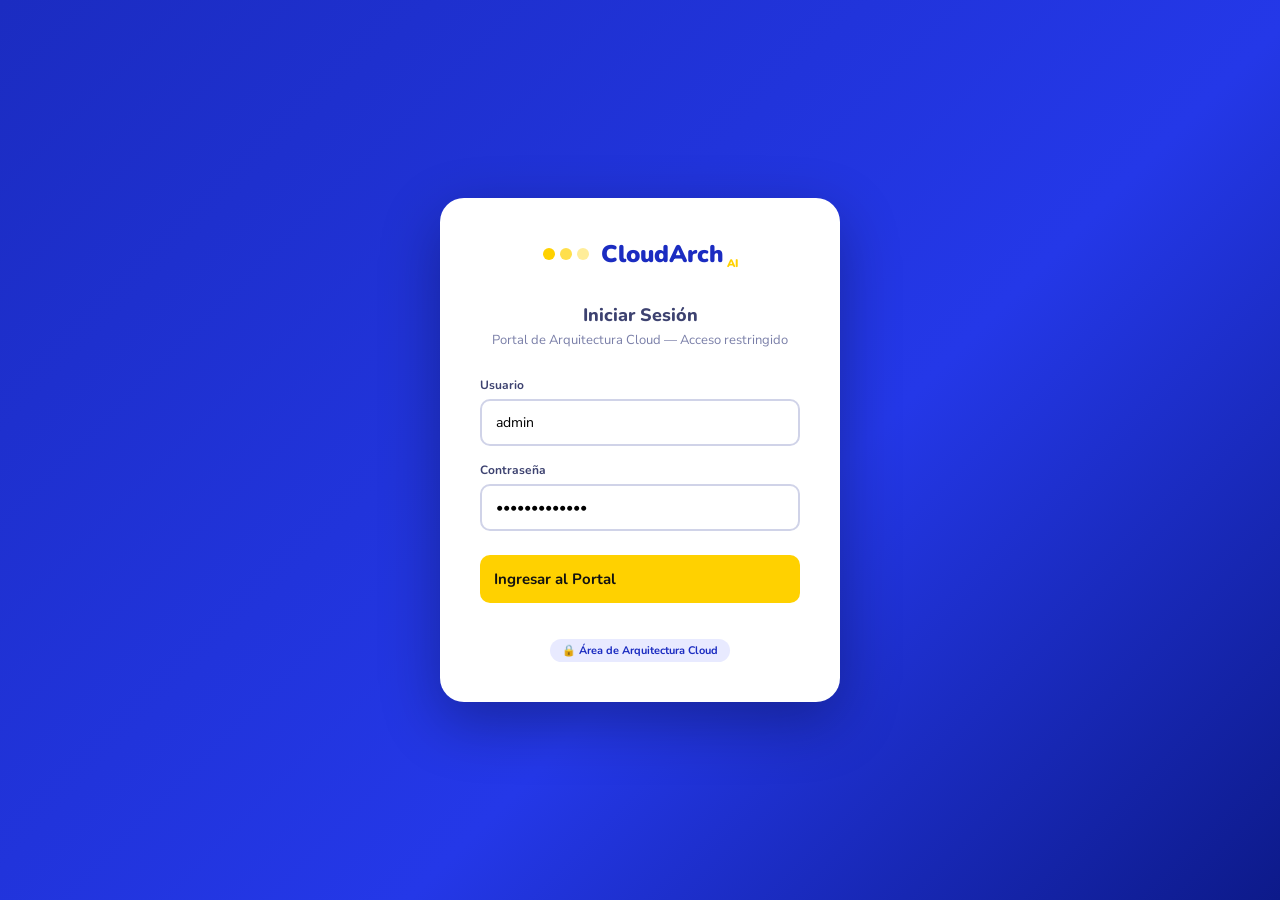
<file: frontend/index.html>
<!DOCTYPE html>
<html lang="es">
<head>
  <meta charset="UTF-8">
  <meta name="viewport" content="width=device-width, initial-scale=1.0">
  <title>CloudArch AI — Portal de Arquitectura Cloud</title>
  <link rel="stylesheet" href="css/styles.css">
  <style>
    .dash-grid { display:grid;grid-template-columns:repeat(4,1fr);gap:16px;margin-bottom:28px; }
    .dash-card { background:white;border-radius:var(--radius-lg);padding:20px;border:1.5px solid var(--c-gray-200);transition:box-shadow .2s; }
    .dash-card:hover { box-shadow:var(--shadow-md); }
    .dash-card-icon { width:40px;height:40px;border-radius:10px;display:flex;align-items:center;justify-content:center;margin-bottom:12px; }
    .dash-card-icon svg { width:20px;height:20px; }
    .dash-card-value { font-family:var(--font-head);font-size:28px;font-weight:900;color:var(--c-gray-700); }
    .dash-card-label { font-size:12px;color:var(--c-gray-500);font-weight:600;margin-top:2px; }
    .ini-table { width:100%;border-collapse:collapse; }
    .ini-table th { text-align:left;padding:10px 14px;font-size:11px;font-weight:800;color:var(--c-gray-500);text-transform:uppercase;letter-spacing:.3px;border-bottom:2px solid var(--c-gray-200);font-family:var(--font-head); }
    .ini-table td { padding:12px 14px;border-bottom:1px solid var(--c-gray-200);font-size:13px;color:var(--c-gray-700); }
    .ini-table tr:hover td { background:var(--c-gray-100); }
    .ini-table tr { cursor:pointer; }
    .estado-badge { display:inline-flex;padding:3px 10px;border-radius:20px;font-size:11px;font-weight:700;font-family:var(--font-head); }
    .estado-INGESTA { background:var(--c-info-bg);color:var(--c-info); }
    .estado-INCOMPLETO { background:var(--c-warn-bg);color:var(--c-warn); }
    .estado-DISCOVERY_OK,.estado-TRANSCRIPCIONES_OK,.estado-EXTRAIDO { background:var(--c-success-bg);color:var(--c-success); }
    .estado-GENERADO { background:#E8F5E9;color:#2E7D32; }
    .estado-VALIDANDO,.estado-EXTRAYENDO_SERVICIOS,.estado-GENERANDO_PROPUESTA { background:#FFF3E0;color:#E65100; }
    .estado-ERROR_PROPUESTA { background:var(--c-danger-bg);color:var(--c-danger); }
    .pct-bar { width:60px;height:6px;background:var(--c-gray-200);border-radius:3px;overflow:hidden;display:inline-block;vertical-align:middle;margin-right:6px; }
    .pct-bar-fill { height:100%;border-radius:3px;background:var(--c-blue); }
    .welcome-banner { background:linear-gradient(135deg,var(--c-blue),#2438E8);border-radius:var(--radius-lg);padding:28px 32px;color:white;margin-bottom:28px;display:flex;align-items:center;justify-content:space-between;flex-wrap:wrap;gap:16px; }
    .welcome-title { font-family:var(--font-head);font-size:20px;font-weight:900; }
    .welcome-sub { font-size:13px;opacity:.75;margin-top:4px; }
    @media(max-width:768px) { .dash-grid { grid-template-columns:1fr 1fr; } }
  </style>
</head>
<body>

<div style="padding:28px">
  <!-- Welcome banner -->
  <div class="welcome-banner">
    <div>
      <div class="welcome-title">Portal de Arquitectura Cloud</div>
      <div class="welcome-sub">Gestión de iniciativas, validación de documentos y generación de propuestas</div>
    </div>
    <a href="ingesta.html" class="btn btn-primary">+ Nueva Iniciativa</a>
  </div>

  <!-- Stats -->
  <div class="dash-grid">
    <div class="dash-card">
      <div class="dash-card-icon" style="background:var(--c-blue-light)">
        <svg viewBox="0 0 24 24" fill="none" stroke="#1B2CC1" stroke-width="2"><path d="M9 12h6m-6 4h6m2 5H7a2 2 0 01-2-2V5a2 2 0 012-2h5.586a1 1 0 01.707.293l5.414 5.414a1 1 0 01.293.707V19a2 2 0 01-2 2z"/></svg>
      </div>
      <div class="dash-card-value" id="stat-total">—</div>
      <div class="dash-card-label">Total Iniciativas</div>
    </div>
    <div class="dash-card">
      <div class="dash-card-icon" style="background:#FFF3E0">
        <svg viewBox="0 0 24 24" fill="none" stroke="#E65100" stroke-width="2"><path d="M12 8v4l3 3m6-3a9 9 0 11-18 0 9 9 0 0118 0z"/></svg>
      </div>
      <div class="dash-card-value" id="stat-proceso">—</div>
      <div class="dash-card-label">En Proceso</div>
    </div>
    <div class="dash-card">
      <div class="dash-card-icon" style="background:#E8F5E9">
        <svg viewBox="0 0 24 24" fill="none" stroke="#2E7D32" stroke-width="2"><path d="M9 12l2 2 4-4m6 2a9 9 0 11-18 0 9 9 0 0118 0z"/></svg>
      </div>
      <div class="dash-card-value" id="stat-generadas">—</div>
      <div class="dash-card-label">Propuestas Generadas</div>
    </div>
    <div class="dash-card">
      <div class="dash-card-icon" style="background:var(--c-danger-bg)">
        <svg viewBox="0 0 24 24" fill="none" stroke="#D32F2F" stroke-width="2"><path d="M12 9v2m0 4h.01m-6.938 4h13.856c1.54 0 2.502-1.667 1.732-3L13.732 4c-.77-1.333-2.694-1.333-3.464 0L3.34 16c-.77 1.333.192 3 1.732 3z"/></svg>
      </div>
      <div class="dash-card-value" id="stat-incompletas">—</div>
      <div class="dash-card-label">Incompletas</div>
    </div>
  </div>

  <!-- Tabla de iniciativas -->
  <div class="dash-card" style="padding:0;overflow:hidden">
    <div style="padding:20px 20px 0;display:flex;align-items:center;justify-content:space-between">
      <div>
        <div style="font-family:var(--font-head);font-size:16px;font-weight:800;color:var(--c-gray-700)">Iniciativas Recientes</div>
        <div style="font-size:12px;color:var(--c-gray-500)">Click en una fila para ver el detalle</div>
      </div>
      <a href="ingesta.html" class="btn btn-blue btn-sm">Ver todas</a>
    </div>
    <div style="padding:16px 20px 20px;overflow-x:auto">
      <table class="ini-table">
        <thead>
          <tr><th>ID</th><th>Nombre</th><th>Solicitante</th><th>Estado</th><th>Completitud</th><th>Fecha</th></tr>
        </thead>
        <tbody id="ini-tbody">
          <tr><td colspan="6" style="text-align:center;padding:40px;color:var(--c-gray-500)">Cargando...</td></tr>
        </tbody>
      </table>
    </div>
  </div>
</div>

<script>
const API_BASE = 'https://1vo8syihoe.execute-api.us-east-1.amazonaws.com/prod';
const API_KEY  = '58kfc3qsCWalMqjcrE89a5xOn6FLfFt821ohMh1E';
const HEADERS  = { 'x-api-key': API_KEY };

async function load() {
  try {
    const res = await fetch(`${API_BASE}/iniciativas`, { headers: HEADERS });
    if (!res.ok) throw new Error(`HTTP ${res.status}`);
    const data = await res.json();
    const items = data.iniciativas || [];
    renderStats(items);
    renderTable(items);
  } catch(e) {
    document.getElementById('ini-tbody').innerHTML = `<tr><td colspan="6" style="text-align:center;padding:40px;color:var(--c-danger)">Error: ${e.message}</td></tr>`;
  }
}

function renderStats(items) {
  const enProceso = items.filter(i => ['VALIDANDO','EXTRAYENDO_SERVICIOS','GENERANDO_PROPUESTA','DISCOVERY_OK','TRANSCRIPCIONES_OK','EXTRAIDO'].includes(i.estado)).length;
  const generadas = items.filter(i => i.estado === 'GENERADO').length;
  const incompletas = items.filter(i => ['INCOMPLETO','ERROR_PROPUESTA'].includes(i.estado)).length;
  document.getElementById('stat-total').textContent = items.length;
  document.getElementById('stat-proceso').textContent = enProceso;
  document.getElementById('stat-generadas').textContent = generadas;
  document.getElementById('stat-incompletas').textContent = incompletas;
}

function renderTable(items) {
  if (!items.length) {
    document.getElementById('ini-tbody').innerHTML = `<tr><td colspan="6" style="text-align:center;padding:40px;color:var(--c-gray-500)">Sin iniciativas. <a href="ingesta.html" style="color:var(--c-blue);font-weight:700">Crear primera →</a></td></tr>`;
    return;
  }
  document.getElementById('ini-tbody').innerHTML = items.map(i => {
    const pct = i.completitud || 0;
    const fecha = i.fecha_creacion ? new Date(i.fecha_creacion).toLocaleDateString('es-MX') : '—';
    return `<tr onclick="location.href='paso1-validacion.html?id=${i.id_iniciativa}'">
      <td style="font-family:var(--font-head);font-weight:700;color:var(--c-blue)">${i.id_iniciativa}</td>
      <td style="font-weight:600">${i.nombre || '—'}</td>
      <td>${i.solicitante || '—'}</td>
      <td><span class="estado-badge estado-${i.estado}">${i.estado}</span></td>
      <td><span class="pct-bar"><span class="pct-bar-fill" style="width:${pct}%"></span></span>${pct}%</td>
      <td style="color:var(--c-gray-500)">${fecha}</td>
    </tr>`;
  }).join('');
}

load();
</script>
<script src="js/sidebar.js"></script>
</body>
</html>
</file>
<file: frontend/css/styles.css>
@import url('https://fonts.googleapis.com/css2?family=Nunito:wght@400;600;700;800;900&family=Nunito+Sans:wght@400;600;700&display=swap');

/* ── COPPEL DESIGN SYSTEM ─────────────────────────────── */
:root {
  --c-blue:       #1B2CC1;
  --c-blue-dark:  #131FA8;
  --c-blue-light: #E8EAFF;
  --c-yellow:     #FFD100;
  --c-yellow-dark:#E6BC00;
  --c-black:      #111111;
  --c-gray-100:   #F5F6FA;
  --c-gray-200:   #EAECF4;
  --c-gray-300:   #D0D3E8;
  --c-gray-500:   #7A7FA8;
  --c-gray-700:   #3D4270;
  --c-white:      #FFFFFF;
  --c-success:    #00A651;
  --c-success-bg: #E6F7EE;
  --c-warn:       #FF8C00;
  --c-warn-bg:    #FFF3E0;
  --c-danger:     #D32F2F;
  --c-danger-bg:  #FFEBEE;
  --c-info:       #0288D1;
  --c-info-bg:    #E1F5FE;

  --radius-sm:  6px;
  --radius-md:  10px;
  --radius-lg:  16px;
  --radius-xl:  24px;
  --shadow-sm:  0 1px 4px rgba(27,44,193,0.08);
  --shadow-md:  0 4px 16px rgba(27,44,193,0.12);
  --shadow-lg:  0 8px 32px rgba(27,44,193,0.16);

  --font-head: 'Nunito', sans-serif;
  --font-body: 'Nunito Sans', sans-serif;
}

*, *::before, *::after { box-sizing: border-box; margin: 0; padding: 0; }
html { scroll-behavior: smooth; }
body {
  font-family: var(--font-body);
  background: var(--c-gray-100);
  color: var(--c-black);
  min-height: 100vh;
}

/* ── HEADER ─────────────────────────────────────────────── */
.top-bar {
  background: var(--c-black);
  color: var(--c-white);
  font-size: 13px;
  padding: 6px 24px;
  display: flex;
  align-items: center;
  justify-content: space-between;
}
.top-bar a { color: var(--c-yellow); text-decoration: none; font-weight: 600; }

.main-nav {
  background: var(--c-blue);
  padding: 0 24px;
  display: flex;
  align-items: center;
  gap: 0;
  box-shadow: var(--shadow-md);
  position: sticky;
  top: 0;
  z-index: 100;
}
.nav-logo {
  display: flex;
  align-items: center;
  gap: 10px;
  padding: 14px 0;
  text-decoration: none;
  margin-right: 32px;
}
.nav-logo-dots {
  display: flex;
  gap: 4px;
}
.nav-logo-dots span {
  width: 10px;
  height: 10px;
  border-radius: 50%;
  background: var(--c-yellow);
}
.nav-logo-dots span:nth-child(2) { opacity: 0.7; }
.nav-logo-dots span:nth-child(3) { opacity: 0.4; }
.nav-logo-text {
  font-family: var(--font-head);
  font-size: 22px;
  font-weight: 900;
  color: var(--c-white);
  letter-spacing: -0.5px;
}
.nav-logo-text sub {
  font-size: 11px;
  font-weight: 600;
  color: var(--c-yellow);
  letter-spacing: 1px;
  vertical-align: baseline;
  margin-left: 4px;
}

.nav-links {
  display: flex;
  align-items: center;
  gap: 2px;
  flex: 1;
}
.nav-link {
  color: rgba(255,255,255,0.85);
  text-decoration: none;
  font-size: 14px;
  font-weight: 600;
  padding: 18px 16px;
  transition: all 0.15s;
  display: flex;
  align-items: center;
  gap: 6px;
  border-bottom: 3px solid transparent;
  font-family: var(--font-body);
}
.nav-link:hover, .nav-link.active {
  color: var(--c-white);
  border-bottom-color: var(--c-yellow);
  background: rgba(255,255,255,0.06);
}
.nav-link svg { width: 16px; height: 16px; opacity: 0.8; }

.nav-actions {
  display: flex;
  align-items: center;
  gap: 12px;
}
.nav-badge {
  background: var(--c-yellow);
  color: var(--c-black);
  font-size: 12px;
  font-weight: 800;
  padding: 4px 10px;
  border-radius: 20px;
  font-family: var(--font-head);
}

/* ── PAGE LAYOUT ─────────────────────────────────────────── */
.page-wrapper {
  display: none;
}
.page-wrapper.active {
  display: block;
  animation: fadeUp 0.3s ease;
}
@keyframes fadeUp {
  from { opacity: 0; transform: translateY(12px); }
  to   { opacity: 1; transform: translateY(0); }
}

.page-hero {
  background: linear-gradient(135deg, var(--c-blue) 0%, #2438E8 60%, #1B2CC1 100%);
  padding: 48px 32px 56px;
  position: relative;
  overflow: hidden;
}
.page-hero::before {
  content: '';
  position: absolute;
  top: -60px; right: -60px;
  width: 300px; height: 300px;
  border-radius: 50%;
  background: rgba(255,209,0,0.08);
}
.page-hero::after {
  content: '';
  position: absolute;
  bottom: -40px; left: 30%;
  width: 200px; height: 200px;
  border-radius: 50%;
  background: rgba(255,255,255,0.04);
}
.hero-label {
  display: inline-flex;
  align-items: center;
  gap: 6px;
  background: rgba(255,209,0,0.15);
  border: 1px solid rgba(255,209,0,0.3);
  color: var(--c-yellow);
  font-size: 12px;
  font-weight: 700;
  padding: 4px 12px;
  border-radius: 20px;
  margin-bottom: 16px;
  font-family: var(--font-head);
  letter-spacing: 0.5px;
  text-transform: uppercase;
}
.hero-title {
  font-family: var(--font-head);
  font-size: 36px;
  font-weight: 900;
  color: var(--c-white);
  line-height: 1.1;
  margin-bottom: 12px;
  position: relative;
  z-index: 1;
}
.hero-title span { color: var(--c-yellow); }
.hero-sub {
  font-size: 15px;
  color: rgba(255,255,255,0.75);
  max-width: 600px;
  line-height: 1.6;
  position: relative;
  z-index: 1;
}
.hero-stats {
  display: flex;
  gap: 32px;
  margin-top: 28px;
  position: relative;
  z-index: 1;
}
.hero-stat-num {
  font-family: var(--font-head);
  font-size: 28px;
  font-weight: 900;
  color: var(--c-yellow);
}
.hero-stat-label {
  font-size: 12px;
  color: rgba(255,255,255,0.65);
  margin-top: 2px;
}

.content-area {
  max-width: 1100px;
  margin: 0 auto;
  padding: 32px 24px;
}

/* ── CARDS ─────────────────────────────────────────────── */
.card {
  background: var(--c-white);
  border-radius: var(--radius-lg);
  border: 1.5px solid var(--c-gray-200);
  padding: 24px;
  box-shadow: var(--shadow-sm);
  transition: box-shadow 0.2s;
}
.card:hover { box-shadow: var(--shadow-md); }

.card-title {
  font-family: var(--font-head);
  font-size: 16px;
  font-weight: 800;
  color: var(--c-blue);
  margin-bottom: 4px;
  display: flex;
  align-items: center;
  gap: 8px;
}
.card-sub {
  font-size: 13px;
  color: var(--c-gray-500);
  margin-bottom: 16px;
}

.card-icon-wrap {
  width: 44px;
  height: 44px;
  background: var(--c-blue-light);
  border-radius: var(--radius-md);
  display: flex;
  align-items: center;
  justify-content: center;
  margin-bottom: 14px;
  flex-shrink: 0;
}
.card-icon-wrap svg { width: 22px; height: 22px; color: var(--c-blue); }

/* ── UPLOAD ZONE ─────────────────────────────────────────── */
.upload-zone {
  border: 2.5px dashed var(--c-gray-300);
  border-radius: var(--radius-lg);
  padding: 40px 24px;
  text-align: center;
  cursor: pointer;
  transition: all 0.2s;
  background: var(--c-gray-100);
  position: relative;
}
.upload-zone:hover, .upload-zone.drag-over {
  border-color: var(--c-blue);
  background: var(--c-blue-light);
}
.upload-zone input[type=file] {
  position: absolute;
  inset: 0;
  opacity: 0;
  cursor: pointer;
  width: 100%;
  height: 100%;
}
.upload-icon {
  width: 56px; height: 56px;
  background: var(--c-blue);
  border-radius: var(--radius-md);
  display: flex;
  align-items: center;
  justify-content: center;
  margin: 0 auto 16px;
}
.upload-icon svg { width: 28px; height: 28px; color: var(--c-white); }
.upload-title {
  font-family: var(--font-head);
  font-size: 17px;
  font-weight: 800;
  color: var(--c-blue);
  margin-bottom: 6px;
}
.upload-hint { font-size: 13px; color: var(--c-gray-500); }
.upload-formats {
  display: flex;
  justify-content: center;
  gap: 8px;
  margin-top: 14px;
  flex-wrap: wrap;
}
.fmt-tag {
  background: var(--c-blue-light);
  color: var(--c-blue);
  font-size: 11px;
  font-weight: 700;
  padding: 3px 10px;
  border-radius: 20px;
  font-family: var(--font-head);
}

.file-chip {
  display: inline-flex;
  align-items: center;
  gap: 8px;
  background: var(--c-blue-light);
  border: 1.5px solid var(--c-blue);
  border-radius: 20px;
  padding: 6px 14px;
  font-size: 13px;
  font-weight: 600;
  color: var(--c-blue);
  margin-top: 10px;
}
.file-chip svg { width: 14px; height: 14px; }
.file-chip .rm { cursor: pointer; opacity: 0.6; transition: opacity 0.15s; }
.file-chip .rm:hover { opacity: 1; }

/* ── BUTTONS ─────────────────────────────────────────────── */
.btn {
  display: inline-flex;
  align-items: center;
  gap: 8px;
  padding: 12px 24px;
  border-radius: var(--radius-md);
  font-size: 15px;
  font-weight: 700;
  font-family: var(--font-head);
  cursor: pointer;
  border: none;
  transition: all 0.15s;
  text-decoration: none;
}
.btn svg { width: 18px; height: 18px; }
.btn-primary {
  background: var(--c-yellow);
  color: var(--c-black);
}
.btn-primary:hover { background: var(--c-yellow-dark); transform: translateY(-1px); box-shadow: 0 4px 12px rgba(255,209,0,0.4); }
.btn-primary:active { transform: translateY(0); }
.btn-blue {
  background: var(--c-blue);
  color: var(--c-white);
}
.btn-blue:hover { background: var(--c-blue-dark); transform: translateY(-1px); box-shadow: var(--shadow-md); }
.btn-outline {
  background: transparent;
  color: var(--c-blue);
  border: 2px solid var(--c-blue);
}
.btn-outline:hover { background: var(--c-blue-light); }
.btn-sm { padding: 8px 16px; font-size: 13px; }
.btn:disabled { opacity: 0.5; cursor: not-allowed; transform: none !important; }

/* ── STEPPER ─────────────────────────────────────────────── */
.stepper {
  display: flex;
  align-items: center;
  gap: 0;
  margin-bottom: 28px;
  overflow-x: auto;
  padding-bottom: 4px;
}
.step-item {
  display: flex;
  flex-direction: column;
  align-items: center;
  gap: 6px;
  flex: 1;
  min-width: 80px;
  position: relative;
}
.step-item::before {
  content: '';
  position: absolute;
  top: 18px;
  left: calc(50% + 18px);
  right: calc(-50% + 18px);
  height: 2px;
  background: var(--c-gray-300);
}
.step-item:last-child::before { display: none; }
.step-item.done::before { background: var(--c-blue); }

.step-circle {
  width: 36px; height: 36px;
  border-radius: 50%;
  display: flex;
  align-items: center;
  justify-content: center;
  font-family: var(--font-head);
  font-weight: 800;
  font-size: 14px;
  background: var(--c-gray-200);
  color: var(--c-gray-500);
  border: 2px solid var(--c-gray-300);
  transition: all 0.2s;
  z-index: 1;
}
.step-item.active .step-circle {
  background: var(--c-blue);
  color: var(--c-white);
  border-color: var(--c-blue);
  box-shadow: 0 0 0 4px rgba(27,44,193,0.15);
}
.step-item.done .step-circle {
  background: var(--c-success);
  color: var(--c-white);
  border-color: var(--c-success);
}
.step-label {
  font-size: 11px;
  font-weight: 700;
  color: var(--c-gray-500);
  text-align: center;
  font-family: var(--font-head);
  white-space: nowrap;
}
.step-item.active .step-label { color: var(--c-blue); }
.step-item.done .step-label { color: var(--c-success); }

/* ── TAGS / BADGES ─────────────────────────────────────────── */
.tag {
  display: inline-flex;
  align-items: center;
  gap: 4px;
  padding: 3px 10px;
  border-radius: 20px;
  font-size: 11px;
  font-weight: 700;
  font-family: var(--font-head);
}
.tag-new { background: var(--c-blue-light); color: var(--c-blue); }
.tag-transversal { background: var(--c-success-bg); color: var(--c-success); }
.tag-security { background: var(--c-warn-bg); color: var(--c-warn); }
.tag-storage { background: #F3E8FF; color: #7C3AED; }
.tag-compute { background: #FFF0F0; color: #D32F2F; }

.badge-ok { background: var(--c-success-bg); color: var(--c-success); padding: 4px 12px; border-radius: 20px; font-size: 12px; font-weight: 700; font-family: var(--font-head); }
.badge-warn { background: var(--c-warn-bg); color: var(--c-warn); padding: 4px 12px; border-radius: 20px; font-size: 12px; font-weight: 700; font-family: var(--font-head); }
.badge-err { background: var(--c-danger-bg); color: var(--c-danger); padding: 4px 12px; border-radius: 20px; font-size: 12px; font-weight: 700; font-family: var(--font-head); }

/* ── VALIDATION ITEMS ─────────────────────────────────────── */
.val-list { display: flex; flex-direction: column; gap: 8px; }
.val-item {
  display: flex;
  align-items: center;
  gap: 12px;
  padding: 10px 14px;
  border-radius: var(--radius-md);
  font-size: 13px;
  font-weight: 600;
}
.val-ok { background: var(--c-success-bg); border-left: 4px solid var(--c-success); }
.val-warn { background: var(--c-warn-bg); border-left: 4px solid var(--c-warn); }
.val-err { background: var(--c-danger-bg); border-left: 4px solid var(--c-danger); }
.val-dot { width: 8px; height: 8px; border-radius: 50%; flex-shrink: 0; }
.val-ok .val-dot { background: var(--c-success); }
.val-warn .val-dot { background: var(--c-warn); }
.val-err .val-dot { background: var(--c-danger); }

/* ── TABLES ─────────────────────────────────────────────── */
.data-table { width: 100%; border-collapse: collapse; font-size: 13px; }
.data-table th {
  background: var(--c-blue);
  color: var(--c-white);
  padding: 10px 14px;
  text-align: left;
  font-family: var(--font-head);
  font-size: 12px;
  font-weight: 800;
  letter-spacing: 0.3px;
}
.data-table th:first-child { border-radius: var(--radius-sm) 0 0 0; }
.data-table th:last-child { border-radius: 0 var(--radius-sm) 0 0; }
.data-table td {
  padding: 10px 14px;
  border-bottom: 1px solid var(--c-gray-200);
  color: var(--c-gray-700);
  vertical-align: middle;
}
.data-table tr:nth-child(even) td { background: var(--c-gray-100); }
.data-table tr:last-child td { border-bottom: none; }

/* ── COST CARDS ─────────────────────────────────────────── */
.cost-grid { display: grid; grid-template-columns: repeat(3, 1fr); gap: 16px; margin-bottom: 20px; }
.cost-card {
  background: var(--c-white);
  border: 2px solid var(--c-gray-200);
  border-radius: var(--radius-lg);
  padding: 20px;
  text-align: center;
  transition: all 0.2s;
}
.cost-card.highlight { border-color: var(--c-yellow); background: #FFFDE7; }
.cost-amount {
  font-family: var(--font-head);
  font-size: 26px;
  font-weight: 900;
  color: var(--c-blue);
}
.cost-card.highlight .cost-amount { color: var(--c-black); }
.cost-label { font-size: 12px; color: var(--c-gray-500); font-weight: 600; margin-top: 4px; }
.cost-period { font-size: 10px; color: var(--c-gray-500); margin-top: 2px; }

/* ── RECOMMENDATIONS ─────────────────────────────────────── */
.rec-list { display: flex; flex-direction: column; gap: 12px; }
.rec-item {
  display: flex;
  gap: 14px;
  padding: 14px 16px;
  border-radius: var(--radius-md);
  border-left: 4px solid transparent;
}
.rec-ok { background: var(--c-success-bg); border-color: var(--c-success); }
.rec-warn { background: var(--c-warn-bg); border-color: var(--c-warn); }
.rec-info { background: var(--c-info-bg); border-color: var(--c-info); }
.rec-danger { background: var(--c-danger-bg); border-color: var(--c-danger); }
.rec-icon { font-size: 20px; flex-shrink: 0; }
.rec-body { flex: 1; }
.rec-title { font-family: var(--font-head); font-size: 14px; font-weight: 800; margin-bottom: 4px; }
.rec-ok .rec-title { color: var(--c-success); }
.rec-warn .rec-title { color: var(--c-warn); }
.rec-info .rec-title { color: var(--c-info); }
.rec-danger .rec-title { color: var(--c-danger); }
.rec-text { font-size: 13px; color: var(--c-gray-700); line-height: 1.6; }

/* ── SCORE BAR ─────────────────────────────────────────── */
.score-wrap { display: flex; align-items: center; gap: 16px; margin: 16px 0; }
.score-num { font-family: var(--font-head); font-size: 40px; font-weight: 900; color: var(--c-blue); min-width: 80px; }
.score-bar-track { flex: 1; height: 12px; background: var(--c-gray-200); border-radius: 6px; overflow: hidden; }
.score-bar-fill { height: 100%; border-radius: 6px; background: var(--c-blue); transition: width 0.8s cubic-bezier(.4,0,.2,1); }
.score-label { font-size: 13px; color: var(--c-gray-500); font-weight: 600; }

/* ── AI THINKING LOADER ──────────────────────────────────── */
.ai-loader {
  display: flex;
  flex-direction: column;
  align-items: center;
  justify-content: center;
  padding: 40px;
  gap: 16px;
}
.ai-loader-ring {
  width: 56px; height: 56px;
  border: 4px solid var(--c-blue-light);
  border-top-color: var(--c-blue);
  border-radius: 50%;
  animation: spin 0.9s linear infinite;
}
@keyframes spin { to { transform: rotate(360deg); } }
.ai-loader-text {
  font-family: var(--font-head);
  font-size: 16px;
  font-weight: 700;
  color: var(--c-blue);
}
.ai-loader-sub { font-size: 13px; color: var(--c-gray-500); }

.dot-pulse { display: flex; gap: 5px; }
.dot-pulse span {
  width: 7px; height: 7px;
  border-radius: 50%;
  background: var(--c-yellow);
  animation: dotPulse 1.2s ease-in-out infinite;
}
.dot-pulse span:nth-child(2) { animation-delay: 0.2s; }
.dot-pulse span:nth-child(3) { animation-delay: 0.4s; }
@keyframes dotPulse {
  0%,80%,100% { opacity: 0.3; transform: scale(0.8); }
  40% { opacity: 1; transform: scale(1); }
}

/* ── PROGRESS ─────────────────────────────────────────── */
.progress-bar-track {
  height: 6px;
  background: var(--c-gray-200);
  border-radius: 3px;
  overflow: hidden;
  margin: 8px 0;
}
.progress-bar-fill {
  height: 100%;
  background: var(--c-blue);
  border-radius: 3px;
  transition: width 0.3s;
}

/* ── GRIDS ─────────────────────────────────────────────── */
.grid-2 { display: grid; grid-template-columns: 1fr 1fr; gap: 20px; }
.grid-3 { display: grid; grid-template-columns: repeat(3, 1fr); gap: 16px; }
.grid-4 { display: grid; grid-template-columns: repeat(4, 1fr); gap: 16px; }

/* ── EMPTY STATE ─────────────────────────────────────────── */
.empty-state {
  display: flex;
  flex-direction: column;
  align-items: center;
  justify-content: center;
  padding: 48px 24px;
  text-align: center;
}
.empty-icon {
  width: 72px; height: 72px;
  background: var(--c-blue-light);
  border-radius: 50%;
  display: flex;
  align-items: center;
  justify-content: center;
  margin-bottom: 16px;
}
.empty-icon svg { width: 36px; height: 36px; color: var(--c-blue); }
.empty-title { font-family: var(--font-head); font-size: 18px; font-weight: 800; color: var(--c-gray-700); margin-bottom: 8px; }
.empty-text { font-size: 14px; color: var(--c-gray-500); max-width: 320px; line-height: 1.6; }

/* ── SECTION TITLE ──────────────────────────────────────── */
.section-title {
  font-family: var(--font-head);
  font-size: 20px;
  font-weight: 900;
  color: var(--c-blue);
  margin-bottom: 4px;
  display: flex;
  align-items: center;
  gap: 10px;
}
.section-title::before {
  content: '';
  width: 4px;
  height: 22px;
  background: var(--c-yellow);
  border-radius: 2px;
  flex-shrink: 0;
}
.section-sub { font-size: 13px; color: var(--c-gray-500); margin-bottom: 20px; margin-left: 14px; }

/* ── ALERT ──────────────────────────────────────────────── */
.alert {
  padding: 12px 16px;
  border-radius: var(--radius-md);
  font-size: 13px;
  display: flex;
  gap: 10px;
  align-items: flex-start;
  margin-bottom: 16px;
}
.alert-info { background: var(--c-info-bg); color: var(--c-info); border-left: 4px solid var(--c-info); }
.alert-warn { background: var(--c-warn-bg); color: var(--c-warn); border-left: 4px solid var(--c-warn); }
.alert-success { background: var(--c-success-bg); color: var(--c-success); border-left: 4px solid var(--c-success); }

/* ── FOOTER ─────────────────────────────────────────────── */
.footer {
  background: var(--c-blue-dark);
  color: rgba(255,255,255,0.6);
  font-size: 12px;
  padding: 20px 32px;
  display: flex;
  align-items: center;
  justify-content: space-between;
  margin-top: 48px;
}
.footer strong { color: var(--c-yellow); }

/* ── HISTORY PAGE ────────────────────────────────────────── */
.history-row {
  display: flex;
  align-items: center;
  gap: 14px;
  padding: 14px 16px;
  background: var(--c-white);
  border-radius: var(--radius-md);
  border: 1.5px solid var(--c-gray-200);
  margin-bottom: 8px;
  cursor: pointer;
  transition: all 0.15s;
}
.history-row:hover { border-color: var(--c-blue); box-shadow: var(--shadow-sm); }
.history-row-icon {
  width: 40px; height: 40px;
  background: var(--c-blue-light);
  border-radius: var(--radius-md);
  display: flex;
  align-items: center;
  justify-content: center;
  flex-shrink: 0;
}
.history-row-title { font-family: var(--font-head); font-size: 14px; font-weight: 800; color: var(--c-blue); }
.history-row-meta { font-size: 12px; color: var(--c-gray-500); }
.history-row-score { font-family: var(--font-head); font-size: 18px; font-weight: 900; color: var(--c-blue); margin-left: auto; }

/* ── API KEY MODAL ───────────────────────────────────────── */
.modal-overlay {
  position: fixed;
  inset: 0;
  background: rgba(0,0,0,0.5);
  display: flex;
  align-items: center;
  justify-content: center;
  z-index: 1000;
}
.modal-box {
  background: var(--c-white);
  border-radius: var(--radius-xl);
  padding: 32px;
  max-width: 480px;
  width: 90%;
  box-shadow: var(--shadow-lg);
}
.modal-title { font-family: var(--font-head); font-size: 20px; font-weight: 900; color: var(--c-blue); margin-bottom: 8px; }
.modal-sub { font-size: 13px; color: var(--c-gray-500); margin-bottom: 20px; line-height: 1.6; }

.form-group { margin-bottom: 16px; }
.form-label { font-size: 13px; font-weight: 700; color: var(--c-gray-700); margin-bottom: 6px; display: block; font-family: var(--font-head); }
.form-input {
  width: 100%;
  padding: 10px 14px;
  border: 2px solid var(--c-gray-300);
  border-radius: var(--radius-md);
  font-size: 14px;
  font-family: var(--font-body);
  outline: none;
  transition: border-color 0.15s;
}
.form-input:focus { border-color: var(--c-blue); }
.form-select {
  width: 100%;
  padding: 10px 14px;
  border: 2px solid var(--c-gray-300);
  border-radius: var(--radius-md);
  font-size: 14px;
  font-family: var(--font-body);
  outline: none;
  background: var(--c-white);
  cursor: pointer;
}
.form-select:focus { border-color: var(--c-blue); }

/* ── RESPONSIVE ─────────────────────────────────────────── */
@media (max-width: 768px) {
  .grid-2, .grid-3, .grid-4 { grid-template-columns: 1fr; }
  .cost-grid { grid-template-columns: 1fr; }
  .hero-stats { gap: 20px; flex-wrap: wrap; }
  .hero-title { font-size: 26px; }
  .content-area { padding: 20px 16px; }
}


/* ── SIDEBAR LAYOUT ─────────────────────────────────────────── */
body.has-sidebar { display:flex;min-height:100vh; }
body.has-sidebar .sidebar { width:240px;background:var(--c-blue);display:flex;flex-direction:column;position:fixed;top:0;left:0;bottom:0;z-index:100; }
body.has-sidebar .sidebar-logo { padding:24px 20px 20px;display:flex;align-items:center;gap:10px;border-bottom:1px solid rgba(255,255,255,0.1); }
body.has-sidebar .sidebar-logo-dots { display:flex;gap:4px; }
body.has-sidebar .sidebar-logo-dots span { width:8px;height:8px;border-radius:50%;background:var(--c-yellow); }
body.has-sidebar .sidebar-logo-dots span:nth-child(2) { opacity:.7; }
body.has-sidebar .sidebar-logo-dots span:nth-child(3) { opacity:.4; }
body.has-sidebar .sidebar-logo-text { font-family:var(--font-head);font-size:18px;font-weight:900;color:white;text-decoration:none; }
body.has-sidebar .sidebar-logo-text sub { font-size:10px;color:var(--c-yellow);margin-left:3px; }
body.has-sidebar .sidebar-nav { flex:1;padding:16px 12px;display:flex;flex-direction:column;gap:4px; }
body.has-sidebar .sidebar-link { display:flex;align-items:center;gap:12px;padding:11px 14px;border-radius:10px;color:rgba(255,255,255,0.7);text-decoration:none;font-size:13px;font-weight:600;transition:all .15s; }
body.has-sidebar .sidebar-link:hover { background:rgba(255,255,255,0.08);color:white; }
body.has-sidebar .sidebar-link.active { background:rgba(255,255,255,0.12);color:white;font-weight:700; }
body.has-sidebar .sidebar-link svg { width:18px;height:18px;flex-shrink:0;opacity:.7; }
body.has-sidebar .sidebar-link.active svg { opacity:1; }
body.has-sidebar .sidebar-section { font-size:10px;font-weight:800;color:rgba(255,255,255,0.35);text-transform:uppercase;letter-spacing:1px;padding:16px 14px 6px;font-family:var(--font-head); }
body.has-sidebar .sidebar-footer { padding:16px 20px;border-top:1px solid rgba(255,255,255,0.1);font-size:11px;color:rgba(255,255,255,0.4); }
body.has-sidebar .top-bar { margin-left:240px; }
body.has-sidebar .main-nav { display:none; }
body.has-sidebar .page-hero { margin-left:240px; }
body.has-sidebar .content-area { margin-left:240px; }
body.has-sidebar .footer { margin-left:240px; }
@media(max-width:768px) {
  body.has-sidebar .sidebar { width:60px; }
  body.has-sidebar .sidebar-logo-text,.sidebar-link span,.sidebar-section,.sidebar-footer { display:none; }
  body.has-sidebar .sidebar-link { justify-content:center;padding:12px; }
  body.has-sidebar .top-bar,body.has-sidebar .main-nav,body.has-sidebar .page-hero,body.has-sidebar .content-area,body.has-sidebar .footer { margin-left:60px; }
}

/* ── SIDEBAR LAYOUT ─────────────────────────────────────────── */
body.has-sidebar { display:flex;min-height:100vh; }
body.has-sidebar .sidebar { width:240px;background:var(--c-blue);display:flex;flex-direction:column;position:fixed;top:0;left:0;bottom:0;z-index:100; }
body.has-sidebar .main-content { margin-left:240px;flex:1;display:flex;flex-direction:column;min-height:100vh; }
.sidebar-logo { padding:24px 20px 20px;display:flex;align-items:center;gap:10px;border-bottom:1px solid rgba(255,255,255,0.1); }
.sidebar-logo-dots { display:flex;gap:4px; }
.sidebar-logo-dots span { width:8px;height:8px;border-radius:50%;background:var(--c-yellow); }
.sidebar-logo-dots span:nth-child(2) { opacity:.7; }
.sidebar-logo-dots span:nth-child(3) { opacity:.4; }
.sidebar-logo-text { font-family:var(--font-head);font-size:18px;font-weight:900;color:white; }
.sidebar-logo-text sub { font-size:10px;color:var(--c-yellow);margin-left:3px; }
.sidebar-nav { flex:1;padding:16px 12px;display:flex;flex-direction:column;gap:4px; }
.sidebar-link { display:flex;align-items:center;gap:12px;padding:11px 14px;border-radius:10px;color:rgba(255,255,255,0.7);text-decoration:none;font-size:13px;font-weight:600;transition:all .15s; }
.sidebar-link:hover { background:rgba(255,255,255,0.08);color:white; }
.sidebar-link.active { background:rgba(255,255,255,0.12);color:white;font-weight:700; }
.sidebar-link svg { width:18px;height:18px;flex-shrink:0;opacity:.7; }
.sidebar-link.active svg { opacity:1; }
.sidebar-section { font-size:10px;font-weight:800;color:rgba(255,255,255,0.35);text-transform:uppercase;letter-spacing:1px;padding:16px 14px 6px;font-family:var(--font-head); }
.sidebar-footer { padding:16px 20px;border-top:1px solid rgba(255,255,255,0.1);font-size:11px;color:rgba(255,255,255,0.4); }
body.has-sidebar .top-bar { background:white;border-bottom:1px solid var(--c-gray-200);padding:12px 28px;display:flex;align-items:center;justify-content:space-between;position:sticky;top:0;z-index:50; }
body.has-sidebar .page-hero { border-radius:0; }
@media(max-width:768px) {
  body.has-sidebar .sidebar { width:60px; }
  body.has-sidebar .sidebar-logo-text,.sidebar-link span,.sidebar-section,.sidebar-footer { display:none; }
  body.has-sidebar .sidebar-link { justify-content:center;padding:12px; }
  body.has-sidebar .main-content { margin-left:60px; }
}
</file>
